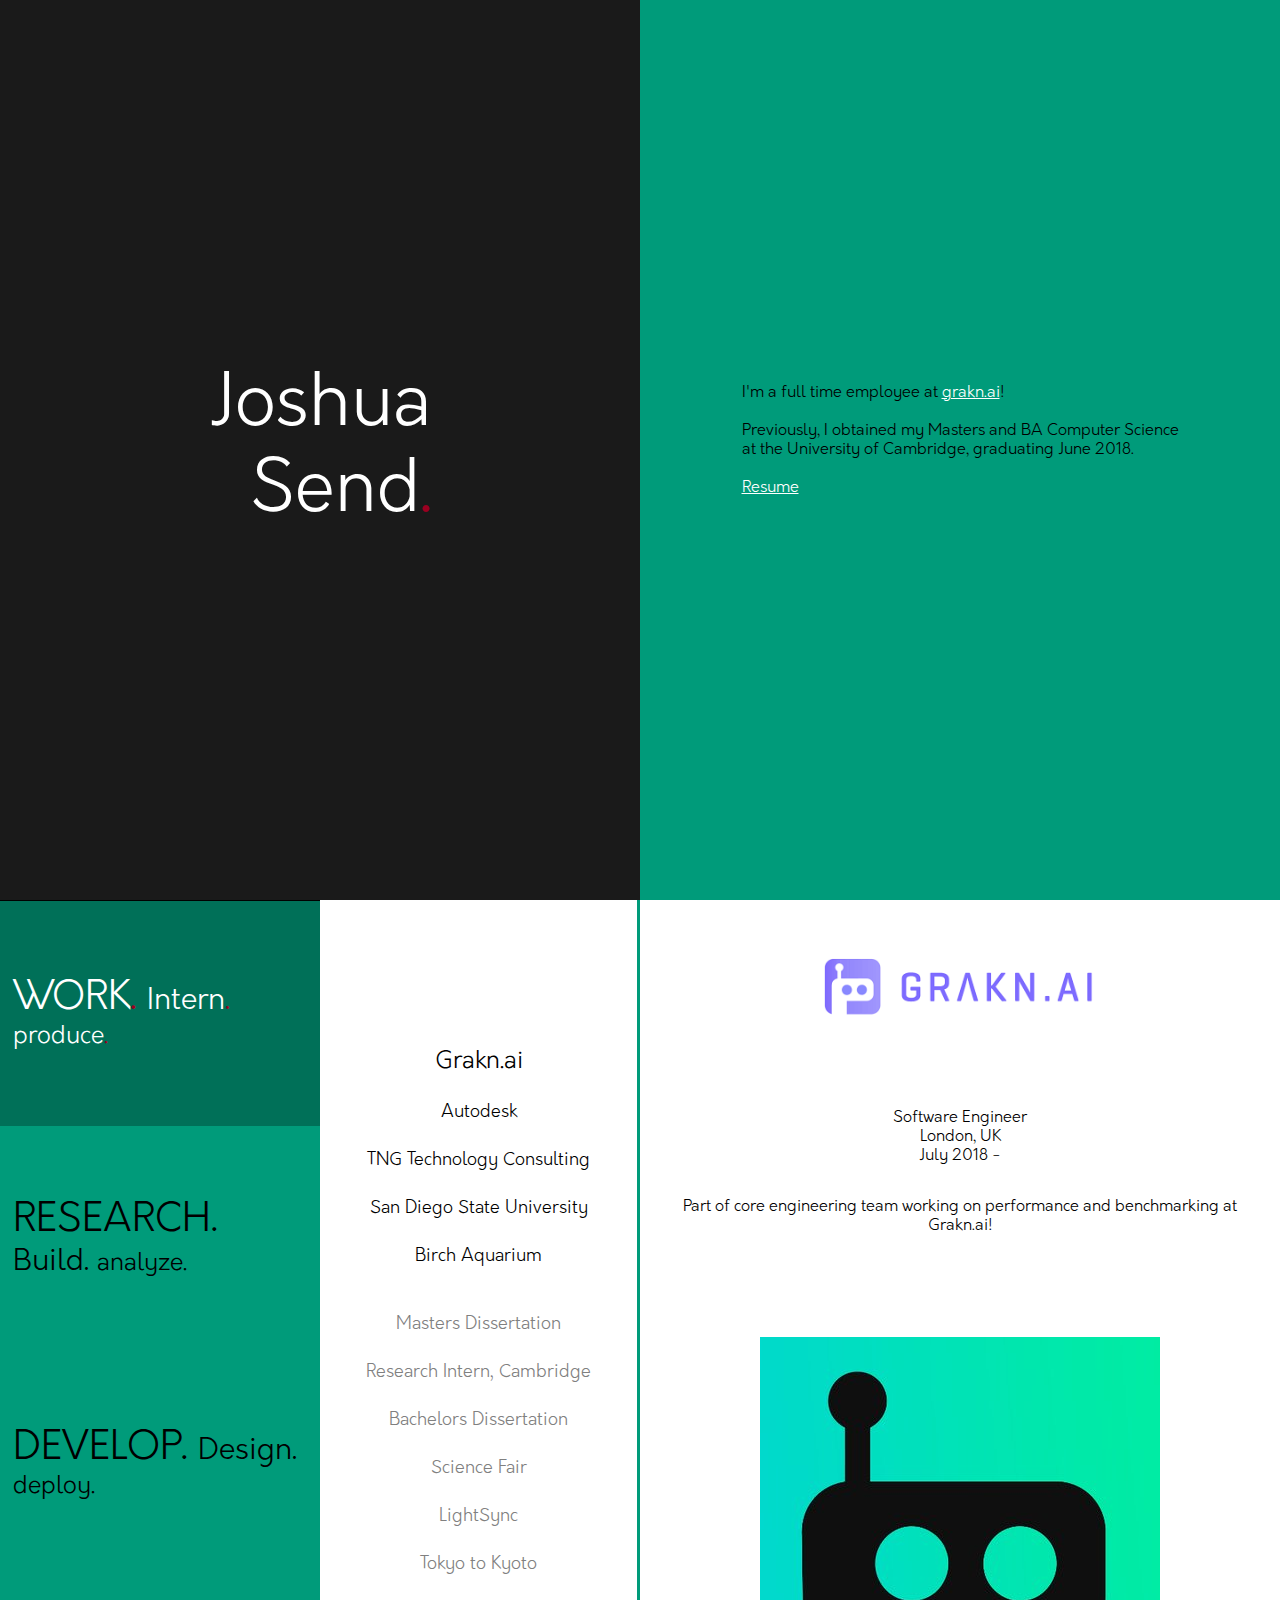
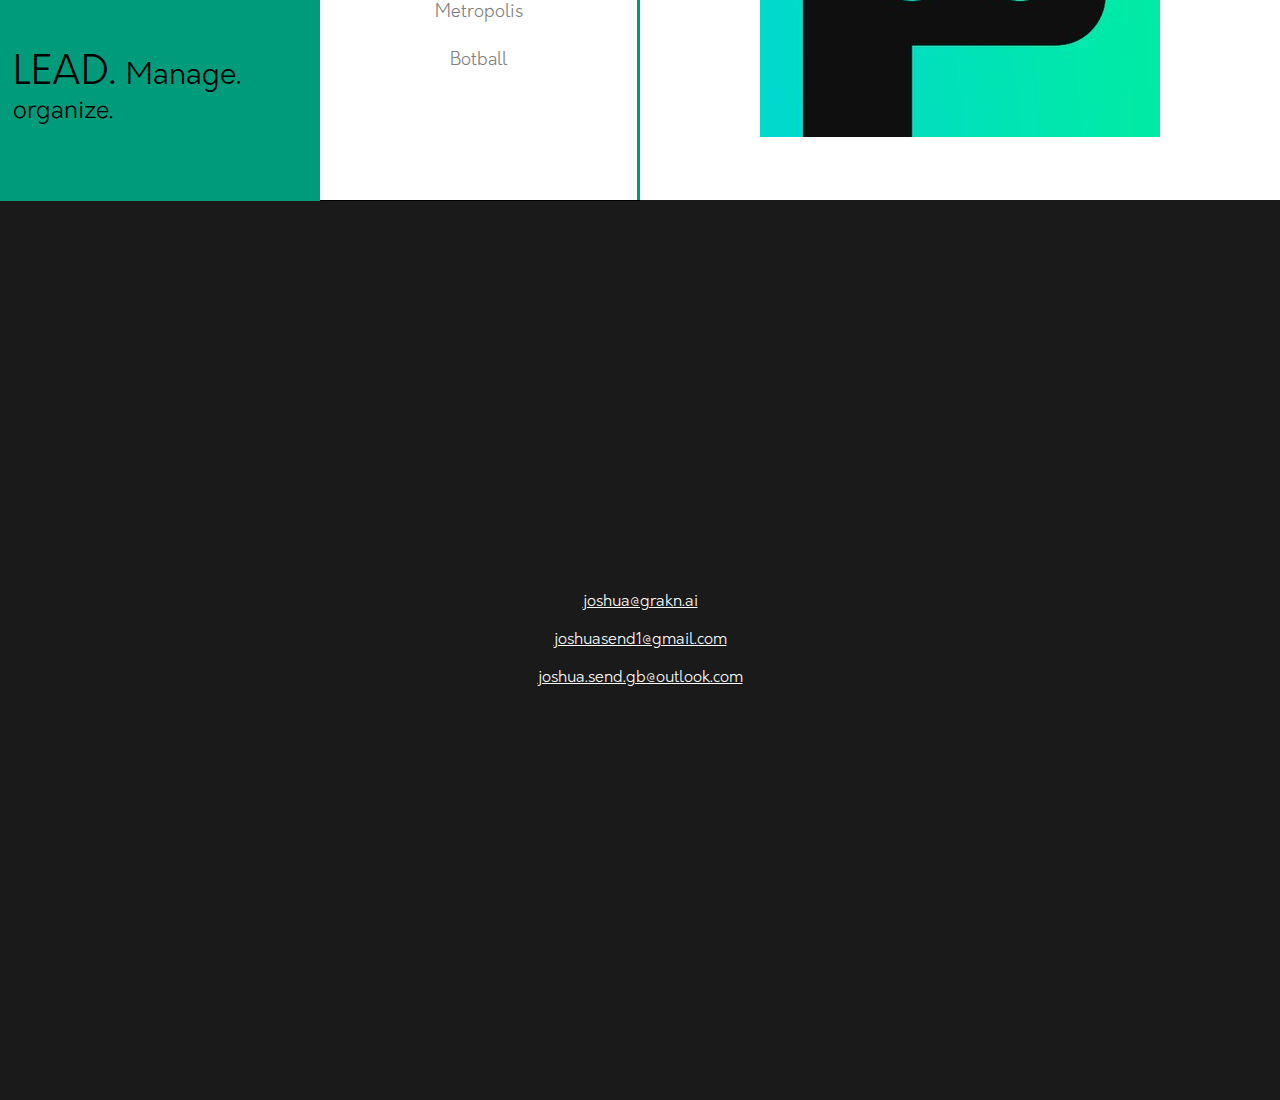
<file: index.html>
<!DOCTYPE html>
<html>
  <head>
    <link rel="stylesheet" type="text/css" href="styles.css">
    <link href="https://fonts.googleapis.com/css?family=Alegreya+Sans|Open+Sans" rel="stylesheet">
  
  </head>
  <body>
  <div id="hidden-basic-content" style="display:none"> 
    <!-- Test to see if google finds this (doesn't current find anything at all! -->
	I'm a full time employee at <a href="http://grakn.ai">grakn.ai</a>! 
	<br/> <br/>
	Previously, I obtained my Masters and BA Computer Science
	<br />
	 at the University of Cambridge, graduating June 2018.
    <br/> <br/>
    <a className="font-color-white" href="./res/resume.pdf"> Resume </a>
    <br/> <br/>
  </div>
  <div id="app"></div>
  <script src="production.js"></script>
</body>
</html>
</file>
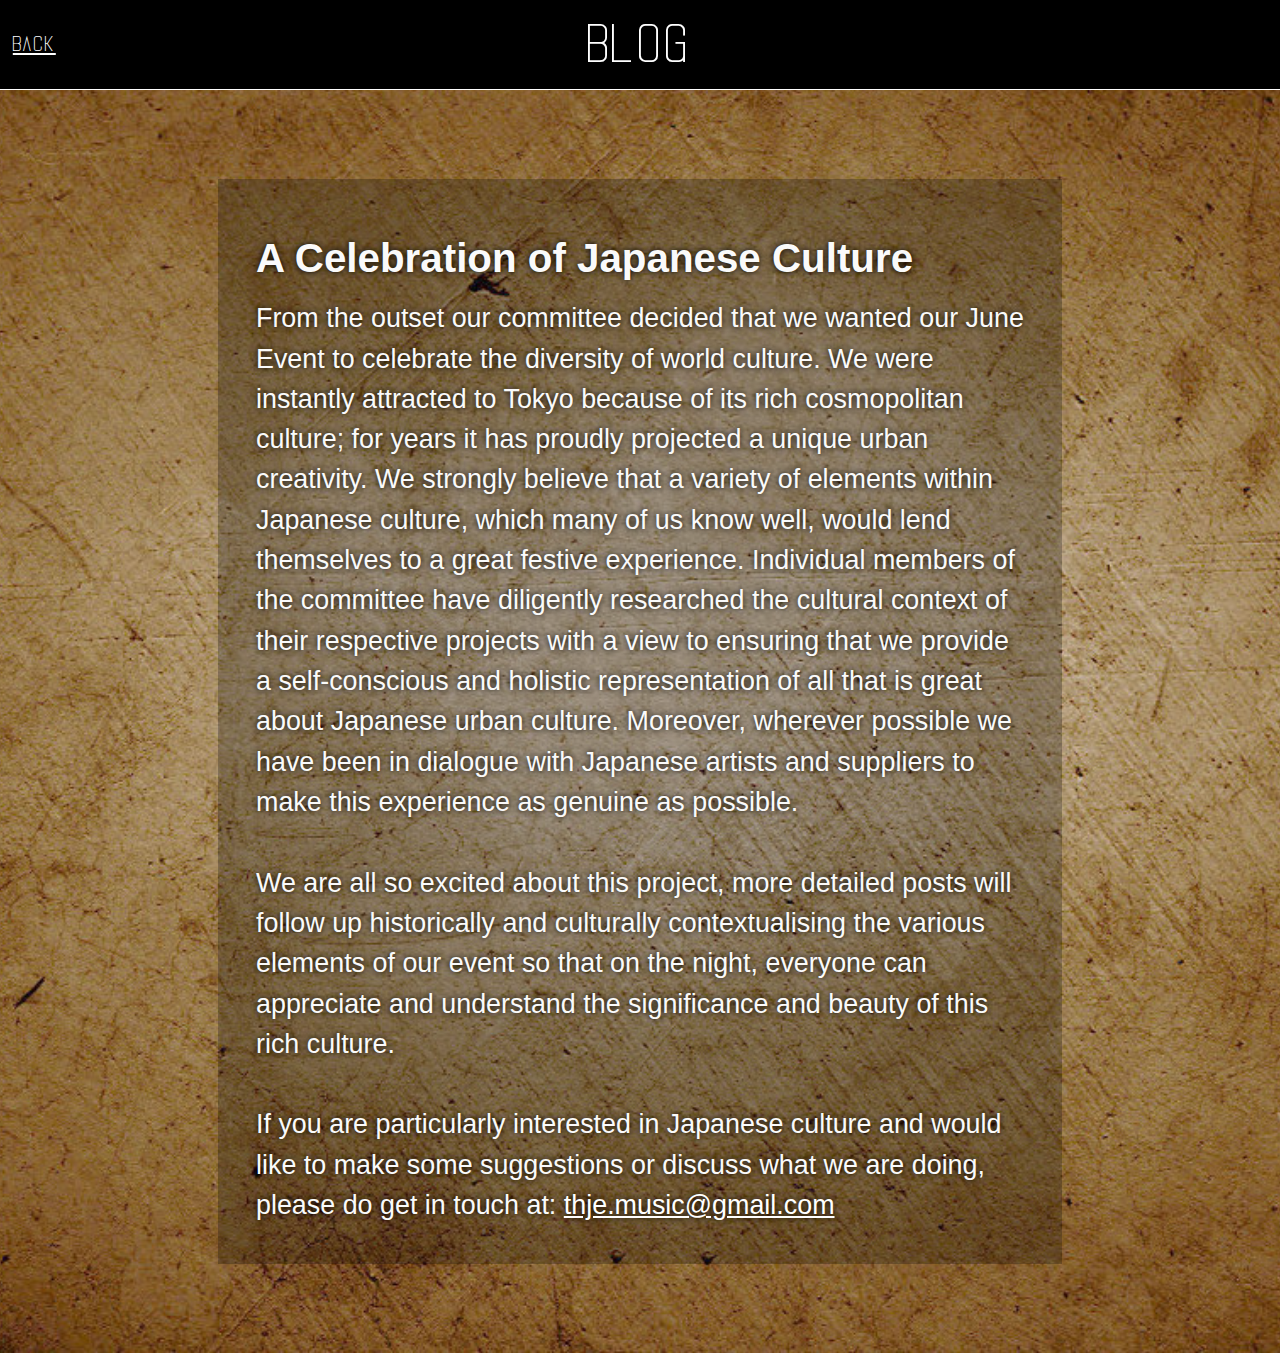
<file: JE/v1_TokyoToKyoto/blog.html>
<html>
<head>
	<title>Trinity Hall June Event Blog</title>
	<link href="css/basic.css" rel="stylesheet">
	<link href="css/blog_styles.css" rel="stylesheet">
	<link rel="shortcut icon" href="images/favicon.ico?">
</head>
<body class="wall-background-brown">
<div id="blog-container" class="page-container">
	<div class="page-title">
		<a id="home-link" href="index.html">Back</a>
		<div id="title">
			Blog
		</div>
	</div>
	<div class="content-container blog-post">
		<h1 class="post-title">
			A Celebration of Japanese Culture
		</h1>
		<p class="blog-post-text">
			From the outset our committee decided that we wanted our June Event to celebrate the diversity of world culture. We were instantly attracted to Tokyo because of its rich cosmopolitan culture; for years it has proudly projected a unique urban creativity. We strongly believe that a variety of elements within Japanese culture, which many of us know well, would lend themselves to a great festive experience. Individual members of the committee have diligently researched the cultural context of their respective projects with a view to ensuring that we provide a self-conscious and holistic representation of all that is great about Japanese urban culture. Moreover, wherever possible we have been in dialogue with Japanese artists and suppliers to make this experience as genuine as possible.
			<br><br>
			We are all so excited about this project, more detailed posts will follow up historically and culturally contextualising the various elements of our event so that on the night, everyone can appreciate and understand the significance and beauty of this rich culture.
			<br><br>
			If you are particularly interested in Japanese culture and would like to make some suggestions or discuss what we are doing, please do get in touch at:
			<a href="mailto:thje.music@gmail.com">thje.music@gmail.com</a>
		</p>
	</div>
	
	<div id="blog-overlay"></div>

</div>
</body>
</html>
</file>
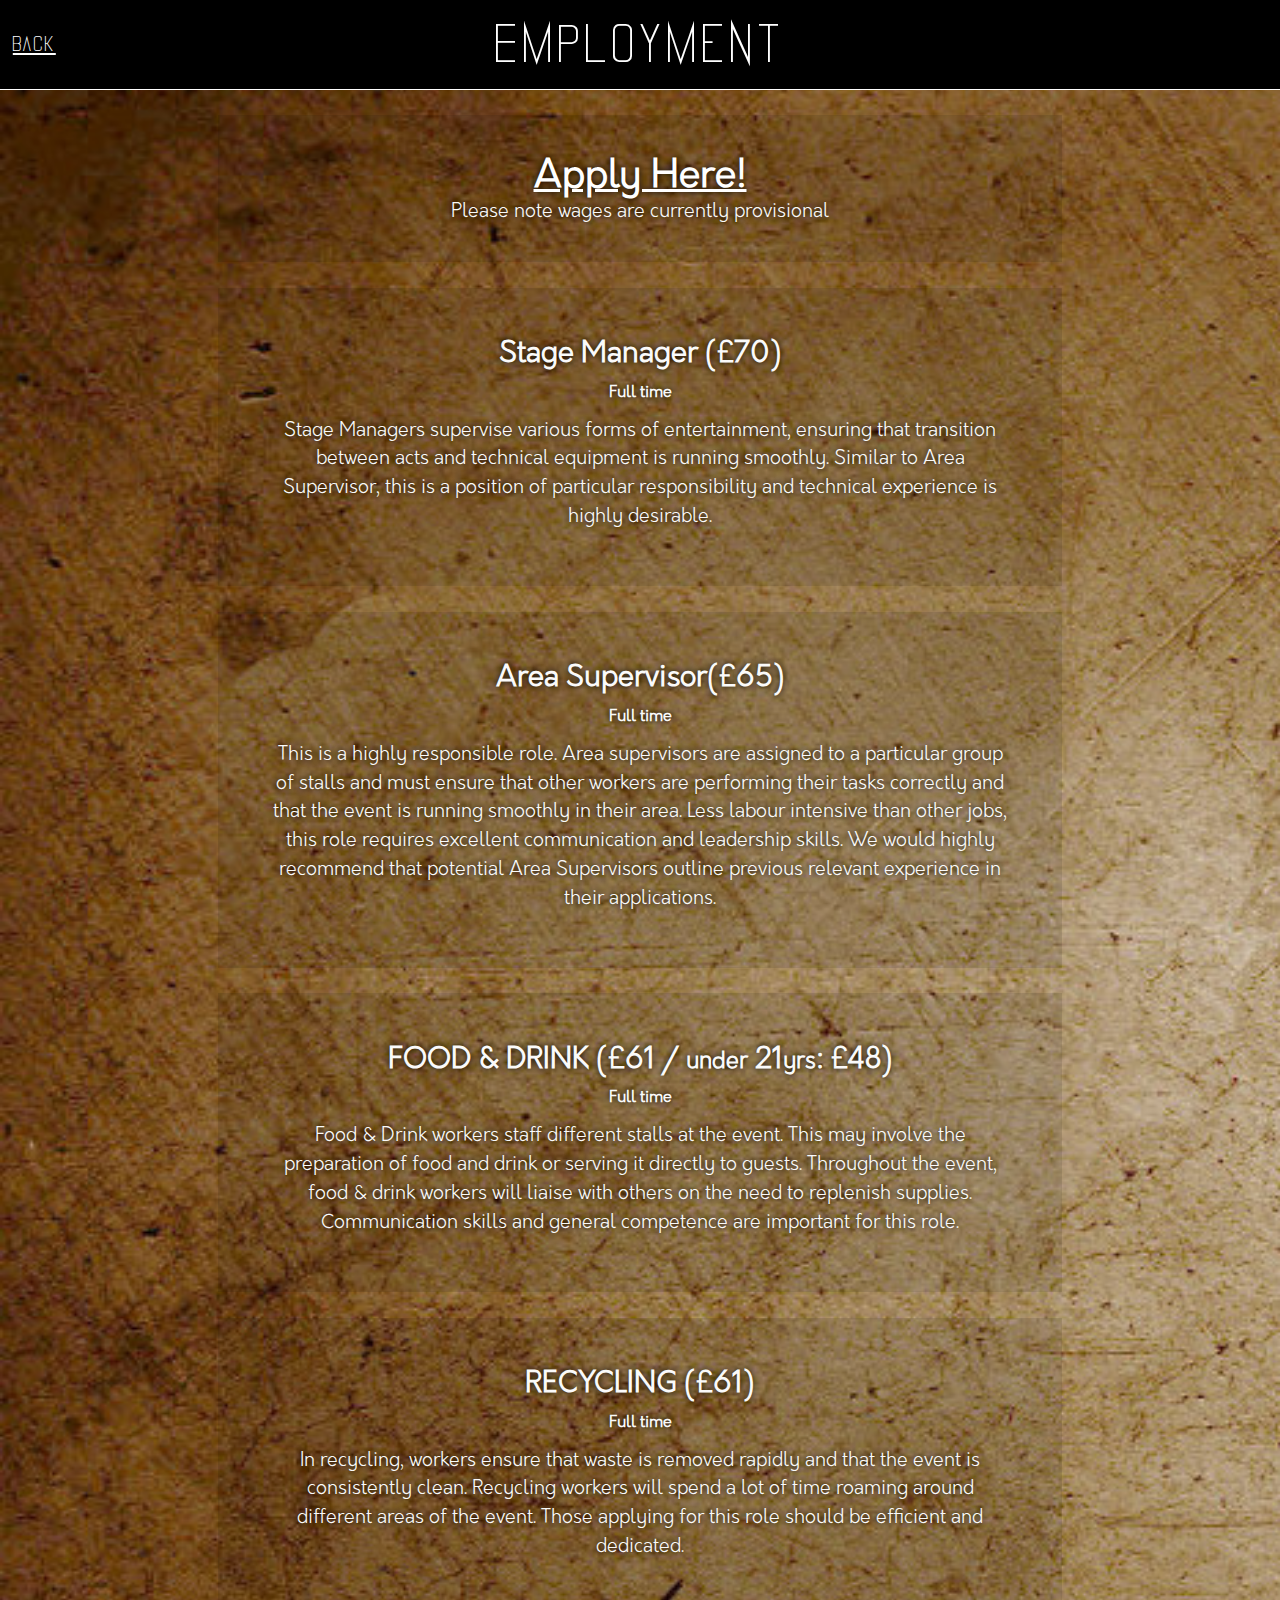
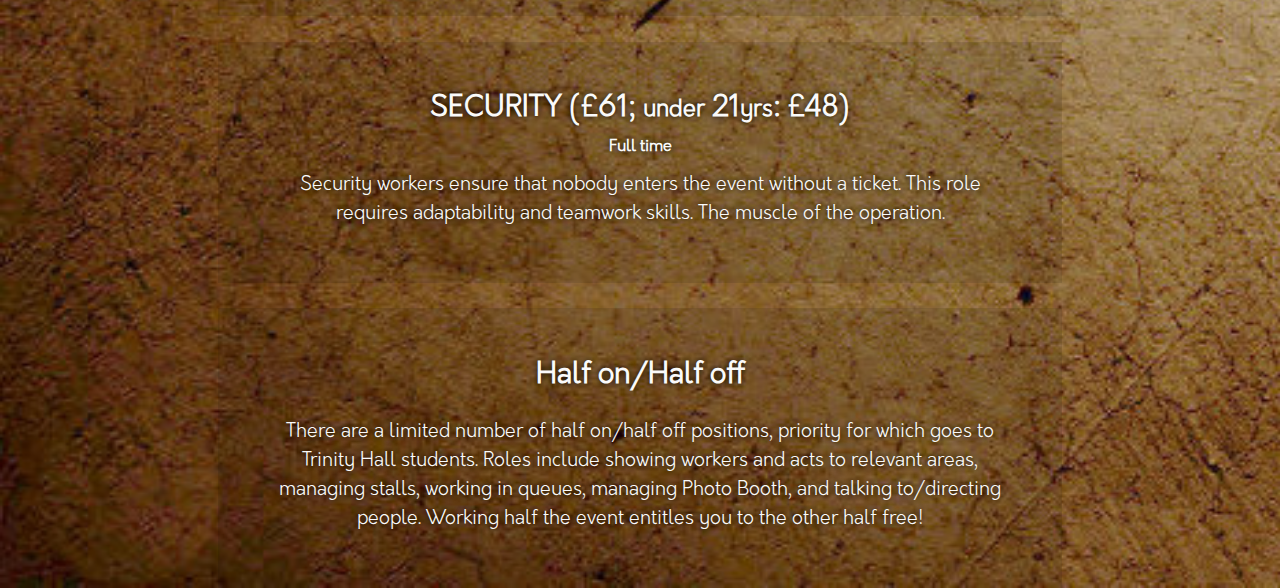
<file: JE/v1_TokyoToKyoto/employment.html>
<html>
<head>

	<title>Trinity Hall June Event Employment</title>
	<link href="css/basic.css" rel="stylesheet">
	<link href="css/employment_styles.css" rel="stylesheet">
	<link rel="shortcut icon" href="images/favicon.ico?">
	
</head>

<div id="employment" class="page-container wall-background-brown">
	<div class="page-title">
		<a id="home-link" href="index.html">Back</a>
		<div id="title">
			Employment
		</div>
	</div>
	
	<div class="content-container employment-container">
		<h1><a href="https://docs.google.com/forms/d/1QL7PiltcQEpEn2IW8OtWGfzKPzy9-W6ScYais8ZYNzQ/viewform">Apply Here!</a></h1>
		<p> Please note wages are currently provisional </p>
	</div>
	
	<div class="content-container employment-container">
		<h1 class="employment-type">Stage Manager (&#163;70)</h1>
		<h5 class="employment-length"> Full time </h5>
		<p class="employment-description">
			Stage Managers supervise various forms of entertainment,
			ensuring that transition between acts and technical equipment is running smoothly.
			Similar to Area Supervisor, this is a position of particular responsibility
			and technical experience is highly desirable. 
		</p>
	</div>
	
	<div class="content-container employment-container">
		<h1 class="employment-type">Area Supervisor(&#163;65)</h1>
		<h5> Full time </h5>
		<p class="employment-description">
			This is a highly responsible role.
			Area supervisors are assigned to a particular group of stalls
			and must ensure that other workers are performing their tasks correctly
			and that the event is running smoothly in their area.
			Less labour intensive than other jobs, this role requires excellent communication and leadership skills.
			We would highly recommend that potential Area Supervisors outline previous relevant experience in their applications. 
		</p>
	</div>
	
	<div class="content-container employment-container">
		<h1 class="employment-type">FOOD & DRINK (&#163;61 / <span style="font-size:0.8em;">under</span> 21<span style="font-size:0.8em;">yrs</span>: &#163;48)</h1>
		<h5> Full time </h5>
		<p class="employment-description">
			Food & Drink workers staff different stalls at the event.
			This may involve the preparation of food and drink 
			or serving it directly to guests. Throughout the event,
			food & drink workers will liaise with others on the need to replenish supplies.
			Communication skills and general competence are important for this role. 
		</p>
	</div>
	
	<div class="content-container employment-container">
		<h1 class="employment-type"> RECYCLING (&#163;61)</h1>
		<h5> Full time </h5>
		<p class="employment-description">
			In recycling, workers ensure that waste is removed rapidly
			and that the event is consistently clean.
			Recycling workers will spend a lot of time roaming around different areas of the event.
			Those applying for this role should be efficient and dedicated. 
		</p>
	</div>
	
	<div class="content-container employment-container">
		<h1 class="employment-type"> SECURITY (&#163;61; <span style="font-size:0.8em;">under</span> 21<span style="font-size:0.8em;">yrs</span>: &#163;48)</h1>
		<h5> Full time </h5>
		<p class="employment-description">
			Security workers ensure that nobody enters the event without a ticket.
			This role requires adaptability and teamwork skills.
			The muscle of the operation. 
		</p>
	</div>

	<div class="content-container employment-container">
		<h1 class="employment-type"> Half on/Half off </h1>
		<p class="employment-description">
			There are a limited number of half on/half off positions,
			priority for which goes to Trinity Hall students. 
			Roles include showing workers and acts to relevant areas,
			managing stalls, working in queues, managing Photo Booth, and
			talking to/directing people. 
			Working half the event entitles you to the other half free!
		</p>
	</div>
	
</div>
</file>
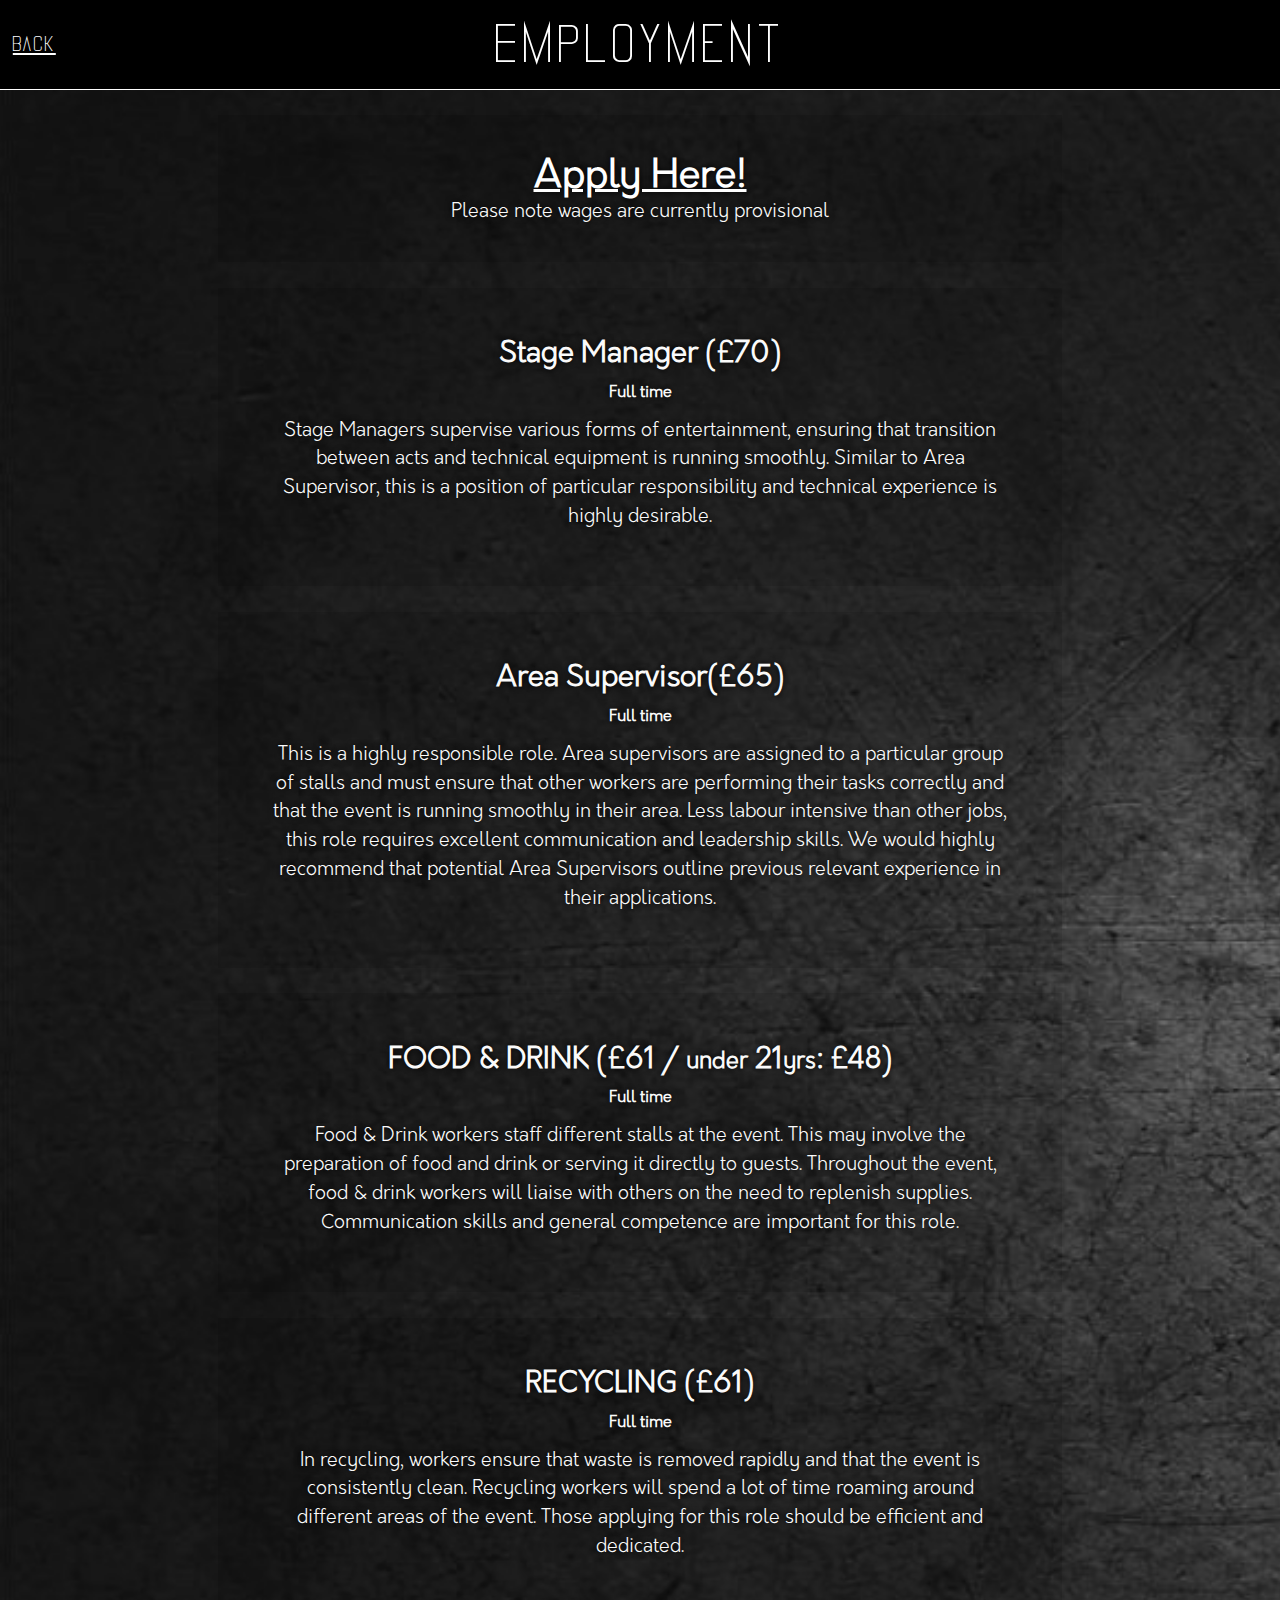
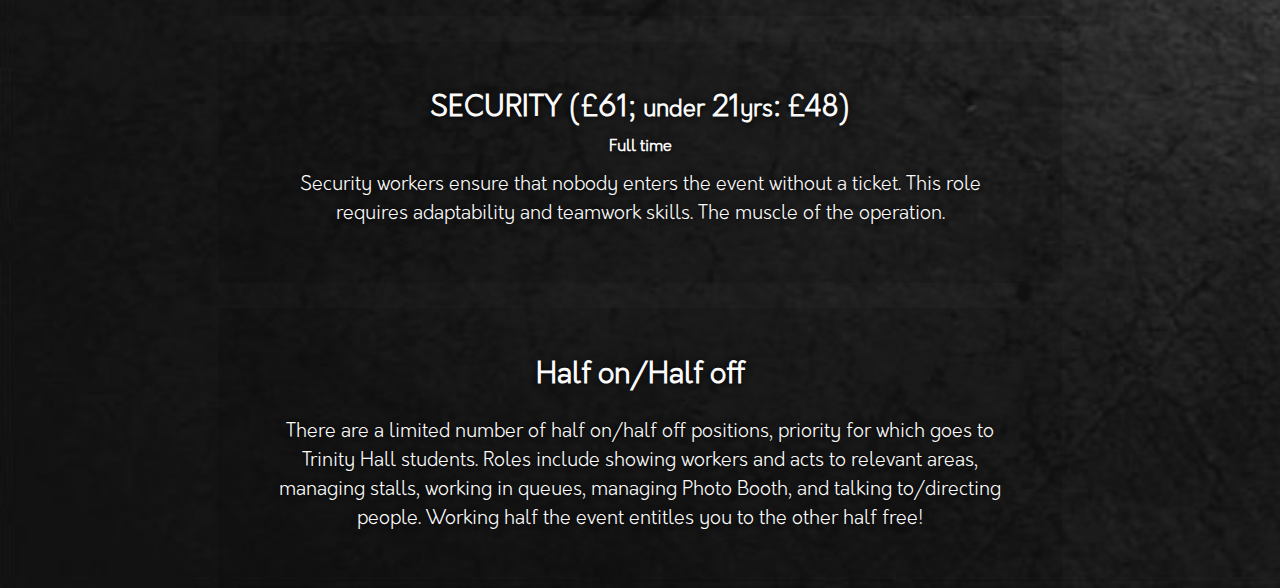
<file: JE/v2_Metropolis/employment.html>
<html>
<head>

	<title>Trinity Hall June Event Employment</title>
	<link href="css/basic.css" rel="stylesheet">
	<link href="css/employment_styles.css" rel="stylesheet">
	<link rel="shortcut icon" href="images/favicon.ico?">
	
</head>

<div id="employment" class="page-container wall-background">
	<div class="page-title">
		<a id="home-link" href="index.html">Back</a>
		<div id="title">
			Employment
		</div>
	</div>
	
	<div class="content-container employment-container">
		<h1><a href="https://docs.google.com/forms/d/1QL7PiltcQEpEn2IW8OtWGfzKPzy9-W6ScYais8ZYNzQ/viewform">Apply Here!</a></h1>
		<p> Please note wages are currently provisional </p>
	</div>
	
	<div class="content-container employment-container">
		<h1 class="employment-type">Stage Manager (&#163;70)</h1>
		<h5 class="employment-length"> Full time </h5>
		<p class="employment-description">
			Stage Managers supervise various forms of entertainment,
			ensuring that transition between acts and technical equipment is running smoothly.
			Similar to Area Supervisor, this is a position of particular responsibility
			and technical experience is highly desirable. 
		</p>
	</div>
	
	<div class="content-container employment-container">
		<h1 class="employment-type">Area Supervisor(&#163;65)</h1>
		<h5> Full time </h5>
		<p class="employment-description">
			This is a highly responsible role.
			Area supervisors are assigned to a particular group of stalls
			and must ensure that other workers are performing their tasks correctly
			and that the event is running smoothly in their area.
			Less labour intensive than other jobs, this role requires excellent communication and leadership skills.
			We would highly recommend that potential Area Supervisors outline previous relevant experience in their applications. 
		</p>
	</div>
	
	<div class="content-container employment-container">
		<h1 class="employment-type">FOOD & DRINK (&#163;61 / <span style="font-size:0.8em;">under</span> 21<span style="font-size:0.8em;">yrs</span>: &#163;48)</h1>
		<h5> Full time </h5>
		<p class="employment-description">
			Food & Drink workers staff different stalls at the event.
			This may involve the preparation of food and drink 
			or serving it directly to guests. Throughout the event,
			food & drink workers will liaise with others on the need to replenish supplies.
			Communication skills and general competence are important for this role. 
		</p>
	</div>
	
	<div class="content-container employment-container">
		<h1 class="employment-type"> RECYCLING (&#163;61)</h1>
		<h5> Full time </h5>
		<p class="employment-description">
			In recycling, workers ensure that waste is removed rapidly
			and that the event is consistently clean.
			Recycling workers will spend a lot of time roaming around different areas of the event.
			Those applying for this role should be efficient and dedicated. 
		</p>
	</div>
	
	<div class="content-container employment-container">
		<h1 class="employment-type"> SECURITY (&#163;61; <span style="font-size:0.8em;">under</span> 21<span style="font-size:0.8em;">yrs</span>: &#163;48)</h1>
		<h5> Full time </h5>
		<p class="employment-description">
			Security workers ensure that nobody enters the event without a ticket.
			This role requires adaptability and teamwork skills.
			The muscle of the operation. 
		</p>
	</div>

	<div class="content-container employment-container">
		<h1 class="employment-type"> Half on/Half off </h1>
		<p class="employment-description">
			There are a limited number of half on/half off positions,
			priority for which goes to Trinity Hall students. 
			Roles include showing workers and acts to relevant areas,
			managing stalls, working in queues, managing Photo Booth, and
			talking to/directing people. 
			Working half the event entitles you to the other half free!
		</p>
	</div>
	
</div>
</file>
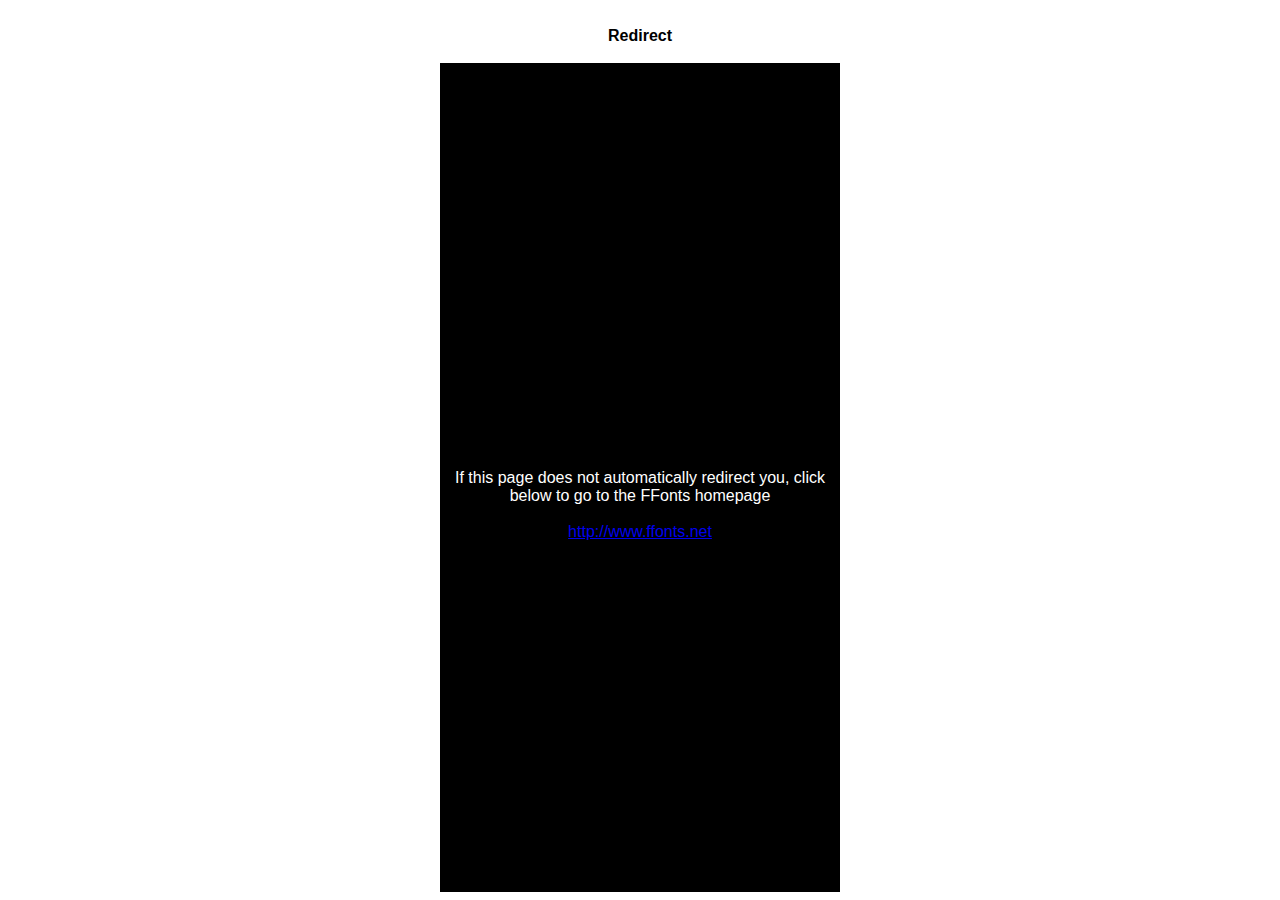
<file: whatfloatsyourvote/fonts/HelvLight-Regular/ffonts.net.htm>
<HTML>
<HEAD>
<TITLE>FFonts - Redirect</TITLE>
<meta http-equiv="refresh" content="1;url=http://www.ffonts.net">
<script language="javascript">
<!-- 
//location.replace("http://www.ffonts.net");
-->
</script>
</HEAD>

<BODY >
<CENTER>
<TABLE WIDTH="400" HEIGHT="100%" BORDER="0" CELLPADDING="0" CELLSPACING="0">
<TR><TD WIDTH="100%" HEIGHT="20" ALIGN="CENTER" VALIGN="LEFT" BGCOLOR="#FFFFFF"><FONT FACE="Arial, Sans Serif, Verdana" SIZE=3 COLOR="#000000"><B>Redirect</B></FONT></TD></TR>
<TR><TD WIDTH="100%" HEIGHT="300" ALIGN="CENTER" VALIGN="LEFT" BGCOLOR="#000000"><BR><BR><BR>
<FONT FACE="Arial, Sans Serif, Verdana" SIZE=3 COLOR="#FFFFFF">If this page does not automatically redirect you, click below to go to the FFonts homepage</FONT>
<BR><BR>
<FONT FACE="Arial, Sans Serif, Verdana" SIZE=3 COLOR="#FFFFFF"><A HREF="http://www.ffonts.net" TARGET="_top">http://www.ffonts.net</A>
</TD></TR>
</TD></TR>
</TABLE>
</CENTER>
</BODY>
</HTML>
</file>
<file: styles.css>
@font-face {
    font-family: josefin;
    src: url('fonts/district_thin_pro/district_thin_pro/DistProTh.otf');
    font-stretch: semi-expanded;
}

@font-face {
    font-family: helveticaLight;
    src: url('fonts/HelvLight-Regular/HELN.TTF');
}


@font-face {
	font-family: VanadineBold;
    src: url(../fonts/vanadine/VanadineBold.ttf);
}

@font-face {
	font-family: OrkneyLight;
    src: url(../fonts/orkney_light/orkney_light.otf);
}




html, body {
    margin: 0;
    padding: 0;
    background-color: #888888;
    color:white;
    /*font-family: Arial, Helvetica, sans-serif;
 */

    /*font-family: VanadineBold;
    font-family: 'Open Sans', sans-serif; */
/*    font-family: 'Alegreya Sans', sans-serif;*/
    font-family: OrkneyLight;

	word-wrap: break-word;
}

h1, h2, h3 {
    margin:0;
    padding:0;
}

a {
    color: white
}


iframe {
    border: none;
}

img {
    max-width: 100%;
    max-height: 100%;
}

p {
 
}

.fullpage-section {
    clear: both;
    min-height:100vh;
}

/*non-responsive variant*/
.half-width {
    width: 50%;
    float: left;
    height: 100vh;
}

.half-width-responsive {
    width: 50%;
    float: left;
    height: 100vh;
}


.vertical-align-middle {
	display: flex;
	justify-content: center; /* align horizontal */
	align-items: center; /* align vertical */
	flex-direction: column;
}

.quarter-height {
    height: 25%;
}

#selection-list {
    border-right: 3px solid #009B7A;
}

.selection-list-sublist {
    width:100%;
}


.selection-list-sublist-active {
    color: black;
    margin-top: 20px;
    margin-bottom:20px;
    transition: margin 0.5s, color 0.5s;
}


.selection-list-sublist-inactive {
    color: gray;
    transition: margin 0.5s, color 0.5s
}

.selection-list-entry {
    text-align: center;
    padding: 0.75vh;
}



.list-item-inactive {
    font-size:1.1em;
    transition: font-size 0.4s ease-in, padding 0.4s;
}

.list-item-hover {
    font-size:1.2em;
    transition: font-size 0.2s ease-in;
}

.list-item-active {
    font-size: 1.5em;
    padding-top: 5px;
    padding-bottom: 5px;
    transition: font-size 0.4s ease-in, padding 0.4s;
}



.react-component-fade-enter {
  opacity: 0.01;
}

.react-component-fade-enter.react-component-fade-enter-active {
  opacity: 1;
  transition: opacity 0.5ms ease-in;
}

.react-component-fade-leave {
  opacity: 1;
}

.react-component-fade-leave.react-component-fade-leave-active {
  opacity: 0.01;
  transition: opacity 0.5s ease-in;
}

.react-component-fade-appear {
  opacity: 0.01;
}

.react-component-fade-appear.react-component-fade-appear-active {
  opacity: 1;
  transition: opacity 0.5s ease-in;
}

.experience-display-container {
    -webkit-box-sizing: border-box;
    -moz-box-sizing: border-box;
    box-sizing: border-box;

    padding: 20px;
    height: 100%;

}

.experience-display {
    display: flex;
    flex-flow: column;
    text-align: center;
}

.experience-display-heading {
    flex: 1 1 auto;
    position: relative;
    height: 5vh;
}

.experience-display-heading-title {
    display:inline-block;
}

.experience-display-heading-image {

}

.experience-display-description {
    flex: 1 1 auto;
    text-align:center;
}

.display-content-container {
    max-width:100%;
    width:100%;
    -webkit-box-sizing: border-box;
    -moz-box-sizing: border-box;
    box-sizing: border-box;

    flex: 1 1 auto;
}

.display-content-container img {
    max-height: 480px;
}

.display-content-container video {
    width: 100%;
    max-height: 480px;
}

/*
    cool new ccs3 thing
    conditional css rules
    this one when width is less than 500px
    removes float and expands width
*/
@media all and (max-width: 700px) {
    .half-width-responsive {
        width: 100%;
        float: none;
    }
}

/*
    colors and font stuff
*/

.bg-color-main {
    background-color: #009B7A;
}

.bg-color-main-fade-in {
    background-color: #009B7A;
    transition: background-color 0.5s;
}

.bg-color-dark {
    background-color: #1A1A1A;
}

.bg-color-white {
    background-color: #FFFFFF;
}

.font-color-main {
    color: #009B7A;
}


.font-color-secondary {
    color: #9b0021;
}

.font-color-black {
    color: #000000;
}

.font-color-black-fade-in {
    color: #000000;
    transition: color 0.5s;
}

.font-color-white {
    color: #FFFFFF;
}

.font-color-white-fade-in {
    color: #FFFFFF;
    transition: color 0.5s;
}

.font-size-large {
    font-size: 4.5em;
}



.color-main-active {
    background-color: #007058;
    color: #FFFFFF;
}

.color-main-active-fade-in {
    background-color: #007058;
    color: FFFFFF;
    transition: background-color 0.5s, color 0.5s;
}



.clickable_image {
    -webkit-box-shadow: 2px 4px 6px 0px rgba(0,0,0,0.75);
    -moz-box-shadow: 2px 4px 6px 0px rgba(0,0,0,0.75);
    box-shadow: 2px 4px 6px 0px rgba(0,0,0,0.75);
    transition: all 0.3s ease-in-out;    
}

.clickable_image:hover {
    -webkit-box-shadow: 6px 12px 6px 0px rgba(0,0,0,0.75);
    -moz-box-shadow: 6px 12px 6px 0px rgba(0,0,0,0.75);
    box-shadow: 6px 12px 6px 0px rgba(0,0,0,0.75);
}
/*
    generic helpers
*/

.full-height {
    height: 100%;
}

.align-right {
    text-align: right;
}

.align-left {
    text-align: left;
}

.align-center {
    text-align: center;
}

.blue {
    color: blue;
}
</file>
<file: JE/v1_TokyoToKyoto/css/basic.css>
@font-face {
	font-family: VanadineBold;
    src: url(../fonts/vanadine/VanadineBold.ttf);
}

@font-face {
	font-family: Orchidee;
	src: url(../fonts/orchidee/ORCHL___.TTF);
}

@font-face {
	font-family: OrkneyLight;
	src: url(../fonts/orkney_light/orkney_light.otf);
}


html {
	font-family:OrkneyLight;
	font-size: 1.2em;
}

body {
	margin: 0;
	padding: 0;
	min-width:160px;
	-webkit-font-smoothing: antialiased;
}

html,body {
	background-color:Black;
}

h1 {
	margin: 0;
}

li {
}

h4 {
	padding: 0;
	font-weight:normal;
	font-size:1.1em;
}

p {
	margin:0;
}

pre {
	display:block;
    white-space: pre;
    margin: 0;
	font-family:inherit;
}


a {
	text-decoration: underline;
	color: #ffffff;
}
a:hover{
	color: #dddddd;
}


.notbold {
	font-weight:normal;
}

.med-text {
	/*font-size:1.15em;*/
}

.page-container {
	text-align: center;
	padding-bottom:2%;
	z-index:3;
	position:relative;
}



.page-title {
	position:relative;
	width:100%;
	background-color:Black;
	color: White;
	padding-top:1%;
	padding-bottom:1%;
	font-size: 55px;
	font-family: VanadineBold;
	z-index:20;
	/*	 alternative: border bottom on nav bar */
	border-top: 1px solid #cccccc;
	
}


	
.background-image {
	position:absolute;
	top:0;
	left:0;
	z-index: -99;
	width:100%;
	height:100%;
}

.black-background {
	background-color:Black;
}


.content-container-row {
	min-height:650px;
	overflow:hidden;
	width:100%;
	z-index:5;
}

.content-container {
	width:60%;
	display: inline-block;
	vertical-align:top;	/* when inline blocks are side by side, make them top aligned */
	padding:3%;
	margin:7%;
	min-width:300px;
	z-index:5;

	color: rgb(250,250,250);

	
	text-shadow: 0px 0px 6px rgba(0, 0, 0, 1);
}


.content-text {
	display:block;
	vertical-align:middle;
}

.container-halfsize {
	width: 30%;
	min-width:300px;
	margin-left:4%;
	margin-right:4%;
}

.wall-background {
	background-image: url("../images/wall_small.jpg");
	background-size:cover;
	background-position: center center;
}

.wall-background-brown-low {
	background-image: url("../images/wall_brown_small3.jpg");
	background-size:cover;
	background-position: center center;
}

.wall-background-brown {
	background-image: url("../images/wall_brown_small.jpg");
	background-size:cover;
	background-position: center center;
}

.image {
	width:100%;
}
</file>
<file: JE/v1_TokyoToKyoto/css/blog_styles.css>
body{
	min-height:100%;
}

#blog-container {
	position:relative;
	padding:0;
	z-index:0;
	min-height:100%;
}

#blog-overlay{
	position:absolute;
	top:0;
	left:0;
	z-index:1;
	background-color:rgba(0,0,0,0.2);
}

.page-title {
	border-top: 0;
	border-bottom: 1px solid White;
}


#home-link {
	position:absolute;
	top:50%;
	transform:translateY(-50%);
	-webkit-transform: translateY(-50%);
	-moz-transform:translateY(-50%);
	-ms-transform:translateY(-50%);
	left: 0;
	margin: auto 1%;
	font-size:0.4em;
}

.post-title {
	font-size:1.5em;
	line-height:2.0;
}


.blog-post {
	position:relative;
	z-index:2;
	text-align:left;
	background-color:rgba(0,0,0,0.25);
	
	font-family:Verdana, Geneva, sans-serif;
	font-size:1.4em;
	font-weight:normal;
}

.blog-post-text {
	line-height:1.5;
}
</file>
<file: JE/v1_TokyoToKyoto/css/employment_styles.css>
h1 {
	margin: 0;
	padding: 0;
}

h5 {
	margin: 0;
	padding:0;
}

#employment {
	position:relative;
	padding:0;
	z-index:0;
	background-position:left;
}

#employment-overlay{
	position:absolute;
	top:0;
	left:0;
	width:100%;
	height:100%;
	z-index:1;
	background-color:rgba(0,0,0,0.2);
}

.page-title {
	border-top: 0;
	border-bottom: 1px solid White;
}

#home-link {
	position:absolute;
	top:50%;
	transform:translateY(-50%);
	left: 0;
	margin: auto 1%;
	font-size:0.4em;
}

.employment-container {
	position:relative;
	z-index:2;
	text-align:center;
	background-color:rgba(0,0,0,0.1);
	margin:2% 15% 0 15%;
}

.employment-type {
	font-size:1.5em;
	line-height:2.0;
}

.employment-length {
	text-transform:none;
}

.employment-description {
	line-height:1.5;
	margin:15px;
}
</file>
<file: JE/v2_Metropolis/css/basic.css>
@font-face {
	font-family: VanadineBold;
    src: url(../fonts/vanadine/VanadineBold.ttf);
}

@font-face {
	font-family: Orchidee;
	src: url(../fonts/orchidee/ORCHL___.TTF);
}

@font-face {
	font-family: OrkneyLight;
	src: url(../fonts/orkney_light/orkney_light.otf);
}


html {
	font-family:OrkneyLight;
	font-size: 1.2em;
}

body {
	margin: 0;
	padding: 0;
	min-width:160px;
	-webkit-font-smoothing: antialiased;
}

html,body {
	background-color:Black;
}

h1 {
	margin: 0;
}

li {
}

h4 {
	padding: 0;
	font-weight:normal;
	font-size:1.1em;
}

p {
	margin:0;
}

pre {
	display:block;
    white-space: pre;
    margin: 0;
	font-family:inherit;
}


a {
	text-decoration: underline;
	color: #ffffff;
}
a:hover{
	color: #dddddd;
}


.notbold {
	font-weight:normal;
}

.med-text {
	/*font-size:1.15em;*/
}

.page-container {
	text-align: center;
	padding-bottom:2%;
	z-index:3;
	position:relative;
}



.page-title {
	position:relative;
	width:100%;
	background-color:Black;
	color: White;
	padding-top:1%;
	padding-bottom:1%;
	font-size: 55px;
	font-family: VanadineBold;
	z-index:20;
	/*	 alternative: border bottom on nav bar */
	border-top: 1px solid #cccccc;
	
}


	
.background-image {
	position:absolute;
	top:0;
	left:0;
	z-index: -99;
	width:100%;
	height:100%;
}

.black-background {
	background-color:Black;
}


.content-container-row {
	min-height:650px;
	overflow:hidden;
	width:100%;
	z-index:5;
}

.content-container {
	width:60%;
	display: inline-block;
	vertical-align:top;	/* when inline blocks are side by side, make them top aligned */
	padding:3%;
	margin:7%;
	min-width:300px;
	z-index:5;

	color: rgb(250,250,250);

	
	text-shadow: 0px 0px 6px rgba(0, 0, 0, 1);
}


.content-text {
	display:block;
	vertical-align:middle;
}

.container-halfsize {
	width: 30%;
	min-width:300px;
	margin-left:4%;
	margin-right:4%;
}

.wall-background {
	background-image: url("../images/wall_small-light.jpg");
	background-size:cover;
	background-position: center center;
}

.wall-background-brown-low {
	background-image: url("../images/wall_brown_small3.jpg");
	background-size:cover;
	background-position: center center;
}

.wall-background-brown {
	background-image: url("../images/wall_brown_small.jpg");
	background-size:cover;
	background-position: center center;
}

.image {
	width:100%;
}
</file>
<file: JE/v2_Metropolis/css/employment_styles.css>
h1 {
	margin: 0;
	padding: 0;
}

h5 {
	margin: 0;
	padding:0;
}

#employment {
	position:relative;
	padding:0;
	z-index:0;
	background-position:left;
}

#employment-overlay{
	position:absolute;
	top:0;
	left:0;
	width:100%;
	height:100%;
	z-index:1;
	background-color:rgba(0,0,0,0.2);
}

.page-title {
	border-top: 0;
	border-bottom: 1px solid White;
}

#home-link {
	position:absolute;
	top:50%;
	transform:translateY(-50%);
	left: 0;
	margin: auto 1%;
	font-size:0.4em;
}

.employment-container {
	position:relative;
	z-index:2;
	text-align:center;
	background-color:rgba(0,0,0,0.1);
	margin:2% 15% 0 15%;
}

.employment-type {
	font-size:1.5em;
	line-height:2.0;
}

.employment-length {
	text-transform:none;
}

.employment-description {
	line-height:1.5;
	margin:15px;
}
</file>
